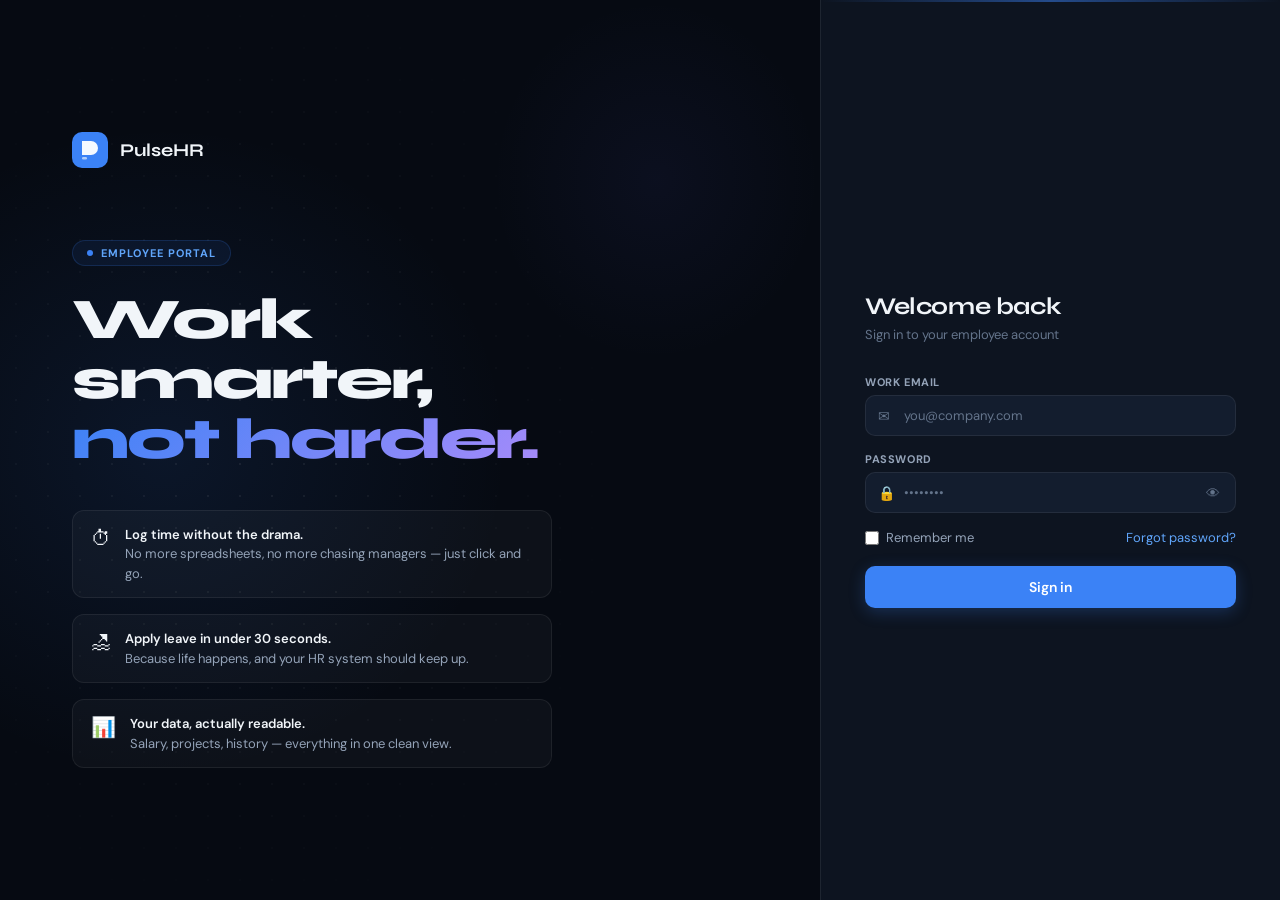
<file: index.html>
<!DOCTYPE html>
<html lang="en">
<head>
  <meta charset="UTF-8">
  <meta name="viewport" content="width=device-width, initial-scale=1.0">
  <title>PulseHR</title>
  <link rel="icon" href="data:image/svg+xml,<svg xmlns='http://www.w3.org/2000/svg' viewBox='0 0 32 32'><rect width='32' height='32' rx='8' fill='%233b82f6'/><text x='4' y='23' font-family='sans-serif' font-size='15' font-weight='900' fill='white'>NX</text></svg>">
  <link rel="stylesheet" href="styles/variables.css">
  <link rel="stylesheet" href="styles/base.css">
  <link rel="stylesheet" href="styles/components.css">
</head>
<body>
  <div id="app"></div>
  <script type="module" src="js/app.js"></script>
</body>
</html>
</file>
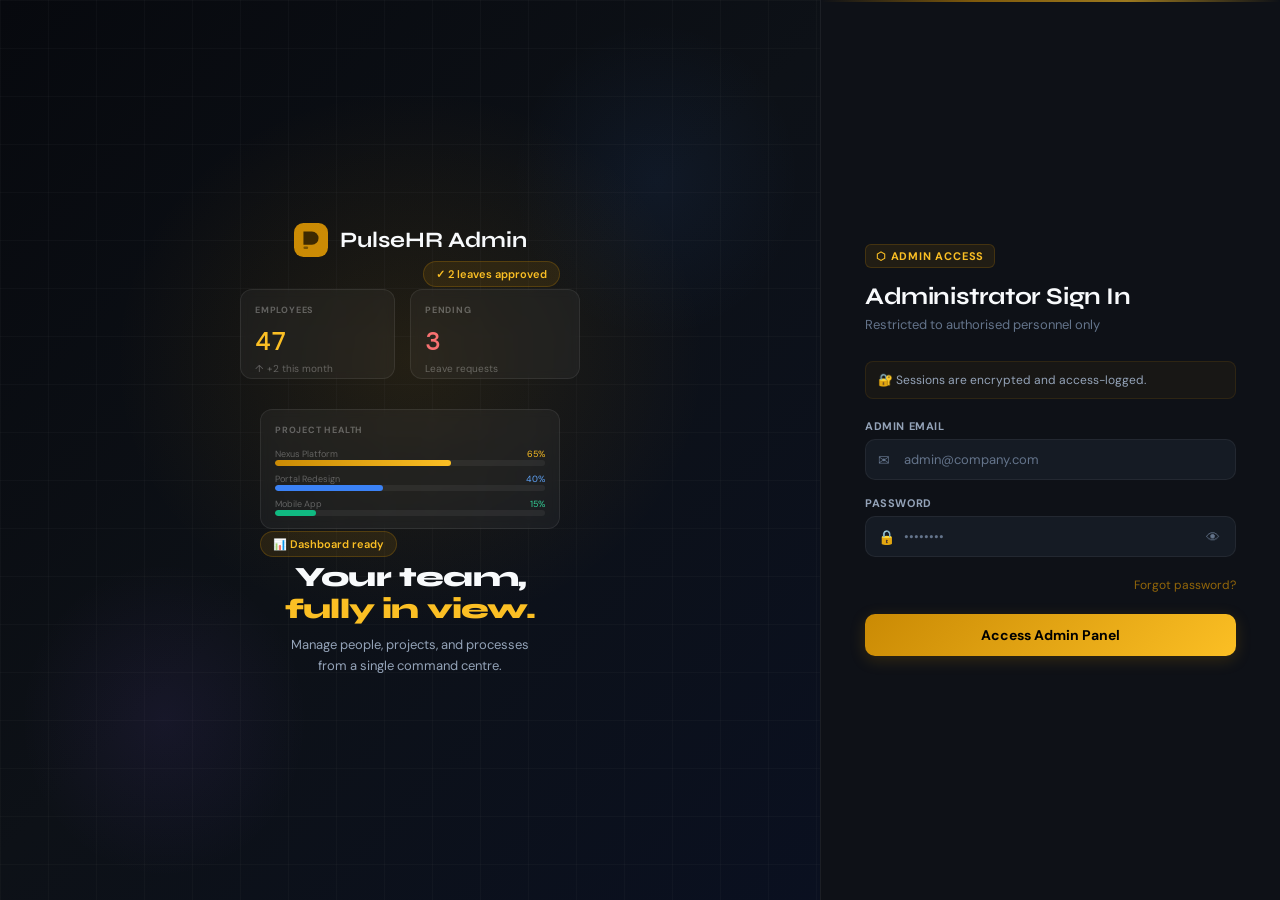
<file: auth/admin-login.html>
<!DOCTYPE html>
<html lang="en">
<head>
  <meta charset="UTF-8">
  <meta name="viewport" content="width=device-width, initial-scale=1.0">
  <title>PulseHR — Admin Sign In</title>
  <link rel="preconnect" href="https://fonts.googleapis.com">
  <link href="https://fonts.googleapis.com/css2?family=Syne:wght@400;600;700;800&family=DM+Sans:wght@300;400;500;600&family=DM+Mono:wght@400;500&display=swap" rel="stylesheet">
  <style>
    *, *::before, *::after { box-sizing: border-box; margin: 0; padding: 0; }
    :root {
      --bg: #07090e; --surface: #0e1117; --surface2: #151b24;
      --border: rgba(255,255,255,0.06); --border-focus: rgba(234,179,8,0.45);
      --accent: #ca8a04; --accent-l: #fbbf24; --accent-glow: rgba(202,138,4,0.12);
      --text: #f8fafc; --muted: #64748b; --muted2: #94a3b8;
      --error: #f87171; --font-head: 'Syne', sans-serif; --font: 'DM Sans', sans-serif;
    }
    html, body { height: 100%; }
    body { font-family: var(--font); background: var(--bg); color: var(--text); display: flex; min-height: 100vh; }

    /* ── Left: abstract image-style illustration ── */
    .left-panel {
      flex: 1; display: flex; align-items: center; justify-content: center;
      position: relative; overflow: hidden;
      background: linear-gradient(135deg, #07090e 0%, #0d1117 50%, #0a1020 100%);
    }
    .left-panel::before {
      content: ''; position: absolute; inset: 0;
      background:
        radial-gradient(ellipse 60% 50% at 50% 40%, rgba(202,138,4,0.12) 0%, transparent 60%),
        radial-gradient(ellipse 35% 35% at 20% 80%, rgba(139,92,246,0.08) 0%, transparent 50%),
        radial-gradient(ellipse 35% 35% at 80% 20%, rgba(59,130,246,0.07) 0%, transparent 50%);
    }
    /* Grid lines */
    .grid-bg {
      position: absolute; inset: 0;
      background-image: linear-gradient(rgba(255,255,255,0.025) 1px, transparent 1px),
                        linear-gradient(90deg, rgba(255,255,255,0.025) 1px, transparent 1px);
      background-size: 48px 48px;
    }
    /* Central illustration */
    .illus-wrap {
      position: relative; z-index: 1; display: flex; flex-direction: column;
      align-items: center; gap: 32px;
    }
    .illus-logo {
      display: flex; align-items: center; gap: 12px;
    }
    .illus-logo-name { font-family: var(--font-head); font-size: 22px; font-weight: 700; color: var(--text); }
    .illus-main {
      position: relative; width: 340px; height: 240px;
    }
    /* Dashboard mockup cards */
    .mock-card {
      position: absolute; background: rgba(255,255,255,0.04);
      border: 1px solid rgba(255,255,255,0.08); border-radius: 12px; padding: 14px;
      backdrop-filter: blur(4px);
    }
    .mock-card.c1 { top: 0; left: 0; width: 155px; height: 90px; }
    .mock-card.c2 { top: 0; right: 0; width: 170px; height: 90px; }
    .mock-card.c3 { bottom: 0; left: 20px; right: 20px; height: 120px; }
    .mock-label { font-size: 9px; font-weight: 700; text-transform: uppercase; letter-spacing: 0.8px; color: rgba(255,255,255,0.3); margin-bottom: 8px; }
    .mock-val { font-family: 'DM Mono'; font-size: 26px; font-weight: 500; color: var(--accent-l); }
    .mock-sub { font-size: 10px; color: rgba(255,255,255,0.3); margin-top: 4px; }
    .mock-bar-row { display: flex; flex-direction: column; gap: 7px; }
    .mock-bar { height: 6px; border-radius: 6px; background: rgba(255,255,255,0.06); overflow: hidden; }
    .mock-bar-fill { height: 100%; border-radius: 6px; }
    .mock-bar-label { display: flex; justify-content: space-between; font-size: 9px; color: rgba(255,255,255,0.3); }

    /* Floating badges */
    .float-badge {
      position: absolute; background: rgba(202,138,4,0.12); border: 1px solid rgba(202,138,4,0.25);
      border-radius: 100px; padding: 5px 12px; font-size: 11px; font-weight: 600;
      color: var(--accent-l); white-space: nowrap; animation: float 4s ease-in-out infinite;
    }
    .float-badge.b1 { top: -28px; right: 20px; animation-delay: 0s; }
    .float-badge.b2 { bottom: -28px; left: 20px; animation-delay: 1.5s; }
    @keyframes float { 0%,100%{transform:translateY(0)} 50%{transform:translateY(-6px)} }

    .illus-tagline { text-align: center; }
    .illus-tagline h2 { font-family: var(--font-head); font-size: 28px; font-weight: 800; letter-spacing: -0.8px; line-height: 1.15; }
    .illus-tagline h2 span { color: var(--accent-l); }
    .illus-tagline p { font-size: 13px; color: var(--muted2); margin-top: 10px; line-height: 1.6; }

    /* ── Right form ── */
    .right-panel {
      width: 460px; flex-shrink: 0; background: var(--surface);
      border-left: 1px solid var(--border);
      display: flex; flex-direction: column; justify-content: center;
      padding: 60px 44px; position: relative;
    }
    .right-panel::before {
      content: ''; position: absolute; top: 0; left: 0; right: 0; height: 2px;
      background: linear-gradient(90deg, transparent, var(--accent), var(--accent-l), transparent); opacity: 0.6;
    }
    .admin-chip {
      display: inline-flex; align-items: center; gap: 6px;
      background: rgba(202,138,4,0.1); border: 1px solid rgba(202,138,4,0.2);
      border-radius: 6px; padding: 4px 10px; font-size: 11px; font-weight: 700;
      color: var(--accent-l); letter-spacing: 0.8px; text-transform: uppercase; margin-bottom: 14px;
    }
    .form-header h2 { font-family: var(--font-head); font-size: 24px; font-weight: 700; letter-spacing: -0.4px; margin-bottom: 5px; }
    .form-header p { font-size: 13px; color: var(--muted); margin-bottom: 28px; }
    .security-note { display: flex; align-items: center; gap: 8px; padding: 10px 12px; background: rgba(202,138,4,0.05); border: 1px solid rgba(202,138,4,0.12); border-radius: 8px; font-size: 12px; color: var(--muted2); margin-bottom: 20px; }
    .form-group { margin-bottom: 16px; }
    .form-label { display: block; font-size: 11px; font-weight: 700; color: var(--muted2); margin-bottom: 6px; text-transform: uppercase; letter-spacing: 0.6px; }
    .input-wrap { position: relative; }
    .input-icon { position: absolute; left: 13px; top: 50%; transform: translateY(-50%); color: var(--muted); font-size: 14px; pointer-events: none; }
    .form-input {
      width: 100%; background: var(--surface2); border: 1px solid var(--border); border-radius: 10px;
      padding: 11px 13px 11px 38px; font-size: 13px; font-family: var(--font);
      color: var(--text); outline: none; transition: border-color 0.2s, box-shadow 0.2s;
    }
    .form-input:focus { border-color: var(--border-focus); box-shadow: 0 0 0 3px var(--accent-glow); }
    .form-input::placeholder { color: var(--muted); }
    .pw-toggle { position: absolute; right: 12px; top: 50%; transform: translateY(-50%); background: none; border: none; color: var(--muted); cursor: pointer; font-size: 14px; padding: 4px; }
    .forgot-row { text-align: right; margin: 8px 0 20px; }
    .forgot-link { font-size: 12px; color: rgba(202,138,4,0.7); text-decoration: none; }
    .forgot-link:hover { color: var(--accent-l); }
    .submit-btn {
      width: 100%; padding: 12px;
      background: linear-gradient(135deg, var(--accent) 0%, var(--accent-l) 100%);
      color: #000; border: none; border-radius: 10px;
      font-size: 14px; font-weight: 700; font-family: var(--font); cursor: pointer;
      transition: all 0.2s; display: flex; align-items: center; justify-content: center; gap: 8px;
      box-shadow: 0 4px 16px rgba(202,138,4,0.2);
    }
    .submit-btn:hover { transform: translateY(-1px); box-shadow: 0 6px 24px rgba(202,138,4,0.3); }
    .submit-btn.loading { opacity: 0.7; pointer-events: none; }
    .spinner { width: 15px; height: 15px; border: 2px solid rgba(0,0,0,0.2); border-top-color: #000; border-radius: 50%; animation: spin 0.7s linear infinite; }
    @keyframes spin { to { transform: rotate(360deg); } }
    .error-box { display: none; align-items: center; gap: 8px; padding: 10px 13px; background: rgba(248,113,113,0.08); border: 1px solid rgba(248,113,113,0.2); border-radius: 8px; font-size: 13px; color: var(--error); margin-bottom: 14px; }
    .error-box.show { display: flex; }
    @media (max-width: 860px) { .left-panel { display: none; } .right-panel { width: 100%; } }
  </style>
</head>
<body>
  <div class="left-panel">
    <div class="grid-bg"></div>
    <div class="illus-wrap">
      <div class="illus-logo">
        <svg width="34" height="34" viewBox="0 0 36 36" fill="none">
          <rect width="36" height="36" rx="10" fill="url(#ag)"/>
          <defs><linearGradient id="ag" x1="0" y1="0" x2="36" y2="36"><stop offset="0%" stop-color="#ca8a04"/><stop offset="100%" stop-color="#fbbf24"/></linearGradient></defs>
          <path d="M10 9h9a7 7 0 0 1 0 14h-9V9z" fill="#000" opacity="0.7"/>
          <rect x="10" y="25" width="5" height="2.5" rx="1.25" fill="#000" opacity="0.4"/>
        </svg>
        <span class="illus-logo-name">PulseHR Admin</span>
      </div>

      <div class="illus-main">
        <div class="float-badge b1">✓ 2 leaves approved</div>
        <div class="mock-card c1">
          <div class="mock-label">Employees</div>
          <div class="mock-val">47</div>
          <div class="mock-sub">↑ +2 this month</div>
        </div>
        <div class="mock-card c2">
          <div class="mock-label">Pending</div>
          <div class="mock-val" style="color:#f87171">3</div>
          <div class="mock-sub">Leave requests</div>
        </div>
        <div class="mock-card c3">
          <div class="mock-label" style="margin-bottom:12px">Project Health</div>
          <div class="mock-bar-row">
            <div>
              <div class="mock-bar-label"><span>Nexus Platform</span><span style="color:var(--accent-l)">65%</span></div>
              <div class="mock-bar"><div class="mock-bar-fill" style="width:65%;background:linear-gradient(90deg,#ca8a04,#fbbf24)"></div></div>
            </div>
            <div>
              <div class="mock-bar-label"><span>Portal Redesign</span><span style="color:#60a5fa">40%</span></div>
              <div class="mock-bar"><div class="mock-bar-fill" style="width:40%;background:#3b82f6"></div></div>
            </div>
            <div>
              <div class="mock-bar-label"><span>Mobile App</span><span style="color:#34d399">15%</span></div>
              <div class="mock-bar"><div class="mock-bar-fill" style="width:15%;background:#10b981"></div></div>
            </div>
          </div>
        </div>
        <div class="float-badge b2">📊 Dashboard ready</div>
      </div>

      <div class="illus-tagline">
        <h2>Your team,<br><span>fully in view.</span></h2>
        <p>Manage people, projects, and processes<br>from a single command centre.</p>
      </div>
    </div>
  </div>

  <div class="right-panel">
    <div class="form-header">
      <div class="admin-chip">⬡ Admin Access</div>
      <h2>Administrator Sign In</h2>
      <p>Restricted to authorised personnel only</p>
    </div>
    <div class="security-note">🔐 Sessions are encrypted and access-logged.</div>
    <div class="error-box" id="error-box">⚠ <span id="error-text"></span></div>
    <form id="login-form" autocomplete="off">
      <div class="form-group">
        <label class="form-label">Admin Email</label>
        <div class="input-wrap">
          <span class="input-icon">✉</span>
          <input class="form-input" type="email" id="email" placeholder="admin@company.com"
            autocomplete="off" autocorrect="off" autocapitalize="none" spellcheck="false" required>
        </div>
      </div>
      <div class="form-group">
        <label class="form-label">Password</label>
        <div class="input-wrap">
          <span class="input-icon">🔒</span>
          <input class="form-input" type="password" id="password" placeholder="••••••••" autocomplete="new-password" required>
          <button type="button" class="pw-toggle" id="toggle-pw">👁</button>
        </div>
      </div>
      <div class="forgot-row"><a href="#" class="forgot-link" id="forgot-link">Forgot password?</a></div>
      <button type="submit" class="submit-btn" id="submit-btn"><span>Access Admin Panel</span></button>
    </form>
  </div>

  <!-- Forgot Password overlay -->
  <div id="forgot-overlay" style="display:none;position:fixed;inset:0;background:rgba(0,0,0,0.65);z-index:999;align-items:center;justify-content:center;backdrop-filter:blur(4px)">
    <div style="background:var(--surface);border:1px solid rgba(255,255,255,0.1);border-radius:20px;padding:36px;width:100%;max-width:420px;position:relative">
      <button id="close-forgot" style="position:absolute;top:16px;right:16px;background:none;border:none;color:var(--muted);font-size:18px;cursor:pointer">✕</button>
      <div id="forgot-content">
        <h3 style="font-family:var(--font-head);font-size:20px;font-weight:700;margin-bottom:6px">Reset Admin Password</h3>
        <p style="font-size:13px;color:var(--muted);margin-bottom:24px">Enter your admin email. A secure reset link will be emailed to you.</p>
        <div class="form-group">
          <label class="form-label">Admin Email</label>
          <div class="input-wrap">
            <span class="input-icon">✉</span>
            <input class="form-input" type="email" id="reset-email" placeholder="admin@company.com" autocomplete="off">
          </div>
        </div>
        <div id="forgot-error" style="display:none;padding:10px 13px;background:rgba(248,113,113,0.08);border:1px solid rgba(248,113,113,0.2);border-radius:8px;font-size:12px;color:var(--error);margin-bottom:14px"></div>
        <button id="send-reset-btn" style="width:100%;padding:12px;background:linear-gradient(135deg,var(--accent),var(--accent-l));color:#000;border:none;border-radius:10px;font-size:14px;font-weight:700;font-family:var(--font);cursor:pointer">Send Reset Link</button>
      </div>
      <div id="forgot-success" style="display:none;text-align:center;padding:12px 0">
        <div style="font-size:40px;margin-bottom:16px">📧</div>
        <h3 style="font-family:var(--font-head);font-size:18px;font-weight:700;margin-bottom:8px">Check your inbox</h3>
        <p style="font-size:13px;color:var(--muted);line-height:1.6">If that admin email exists, a reset link has been sent. Check spam if you don't see it.</p>
        <button id="close-success" style="margin-top:20px;padding:10px 24px;background:var(--surface2);border:1px solid rgba(255,255,255,0.1);color:var(--text);border-radius:8px;font-size:13px;font-weight:600;font-family:var(--font);cursor:pointer">Done</button>
      </div>
    </div>
  </div>

  <script type="module">
    import { AuthAPI } from '../js/services/api.js';
    import { setSession } from '../js/utils/auth.js';

    document.querySelector('#email').value = '';
    document.querySelector('#password').value = '';

    document.querySelector('#toggle-pw').addEventListener('click', () => {
      const pw = document.querySelector('#password');
      pw.type = pw.type === 'password' ? 'text' : 'password';
    });

    document.querySelector('#login-form').addEventListener('submit', async (e) => {
      e.preventDefault();
      const btn = document.querySelector('#submit-btn');
      const errEl = document.querySelector('#error-box');
      errEl.classList.remove('show');
      btn.classList.add('loading');
      btn.innerHTML = '<div class="spinner"></div> Verifying…';
      try {
        const { data } = await AuthAPI.adminLogin({
          email: document.querySelector('#email').value,
          password: document.querySelector('#password').value,
        });
        setSession(data, 'admin');
        window.location.href = '/index.html';
      } catch (err) {
        document.querySelector('#error-text').textContent = err.message || 'Invalid credentials. Access denied.';
        errEl.classList.add('show');
        btn.classList.remove('loading');
        btn.innerHTML = '<span>Access Admin Panel</span>';
      }
    });

    const overlay = document.querySelector('#forgot-overlay');
    document.querySelector('#forgot-link').addEventListener('click', (e) => { e.preventDefault(); overlay.style.display = 'flex'; });
    document.querySelector('#close-forgot').addEventListener('click', () => overlay.style.display = 'none');
    overlay.addEventListener('click', (e) => { if (e.target === overlay) overlay.style.display = 'none'; });

    document.querySelector('#send-reset-btn').addEventListener('click', async () => {
      const email = document.querySelector('#reset-email').value.trim();
      const errEl = document.querySelector('#forgot-error');
      errEl.style.display = 'none';
      if (!email || !/^[^\s@]+@[^\s@]+\.[^\s@]+$/.test(email)) { errEl.textContent = 'Please enter a valid email address'; errEl.style.display = 'block'; return; }
      const btn = document.querySelector('#send-reset-btn');
      btn.textContent = 'Sending…'; btn.disabled = true;
      await new Promise(r => setTimeout(r, 1200));
      document.querySelector('#forgot-content').style.display = 'none';
      document.querySelector('#forgot-success').style.display = 'block';
    });
    document.querySelector('#close-success').addEventListener('click', () => {
      overlay.style.display = 'none';
      document.querySelector('#forgot-content').style.display = 'block';
      document.querySelector('#forgot-success').style.display = 'none';
      document.querySelector('#reset-email').value = '';
      const btn = document.querySelector('#send-reset-btn');
      btn.textContent = 'Send Reset Link'; btn.disabled = false;
    });
  </script>
</body>
</html>
</file>
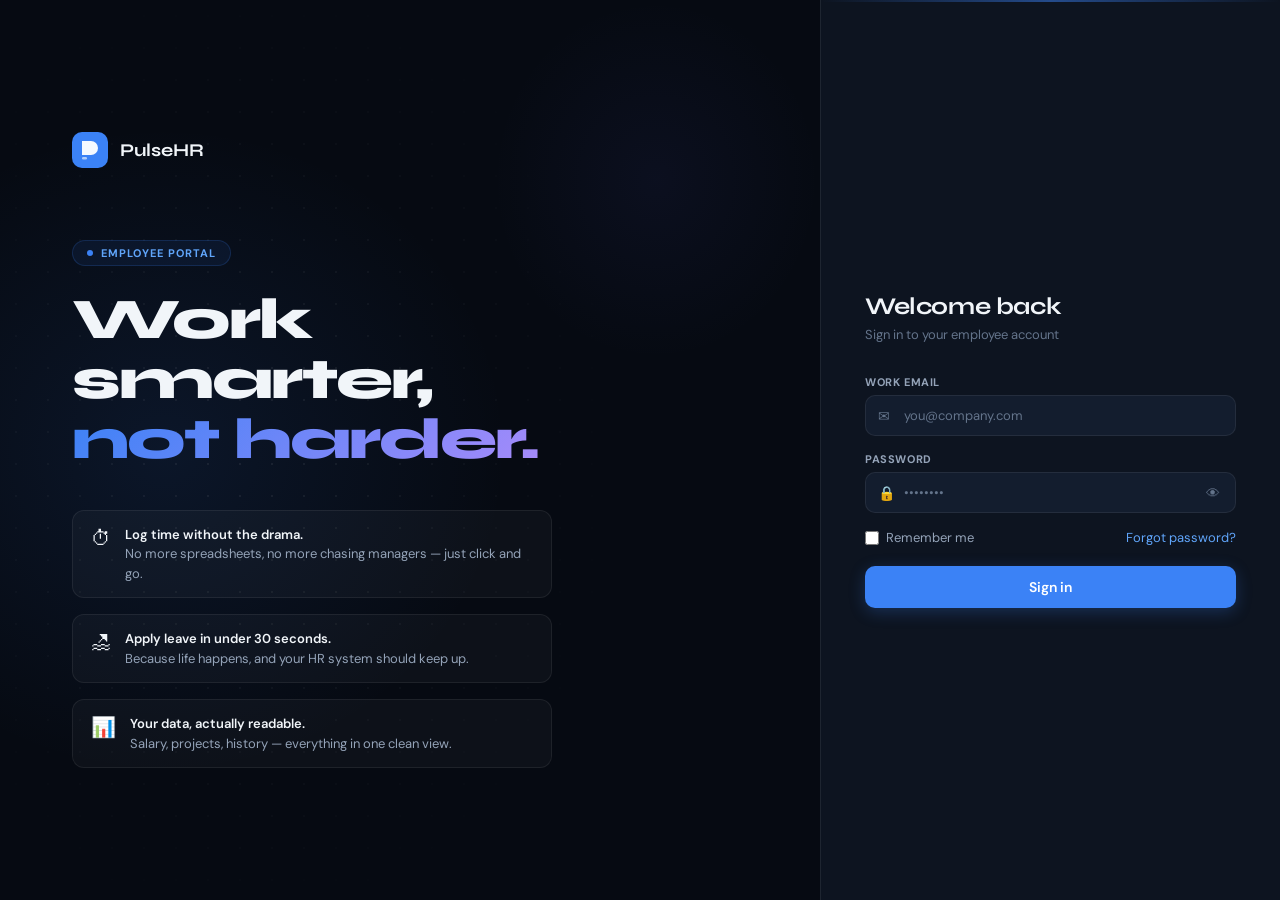
<file: auth/employee-login.html>
<!DOCTYPE html>
<html lang="en">
<head>
  <meta charset="UTF-8">
  <meta name="viewport" content="width=device-width, initial-scale=1.0">
  <title>PulseHR — Sign In</title>
  <link rel="preconnect" href="https://fonts.googleapis.com">
  <link href="https://fonts.googleapis.com/css2?family=Syne:wght@400;600;700;800&family=DM+Sans:wght@300;400;500;600&family=DM+Mono:wght@400;500&display=swap" rel="stylesheet">
  <style>
    *, *::before, *::after { box-sizing: border-box; margin: 0; padding: 0; }
    :root {
      --bg: #060a12; --surface: #0d1420; --surface2: #131d2e;
      --border: rgba(255,255,255,0.07); --border-focus: rgba(59,130,246,0.5);
      --accent: #3b82f6; --accent2: #60a5fa; --accent-glow: rgba(59,130,246,0.12);
      --text: #f1f5f9; --muted: #64748b; --muted2: #94a3b8;
      --error: #f87171; --font-head: 'Syne', sans-serif; --font: 'DM Sans', sans-serif;
    }
    html, body { height: 100%; }
    body { font-family: var(--font); background: var(--bg); color: var(--text); display: flex; min-height: 100vh; }

    /* ── Left panel ── */
    .left-panel {
      flex: 1; display: flex; flex-direction: column; justify-content: center;
      align-items: flex-start; padding: 80px 72px; position: relative; overflow: hidden;
    }
    .left-panel::before {
      content: ''; position: absolute; inset: 0;
      background: radial-gradient(ellipse 70% 60% at 20% 50%, rgba(59,130,246,0.1) 0%, transparent 60%),
                  radial-gradient(ellipse 40% 40% at 80% 20%, rgba(99,102,241,0.06) 0%, transparent 50%);
    }
    .dots-grid {
      position: absolute; inset: 0;
      background-image: radial-gradient(circle, rgba(255,255,255,0.07) 1px, transparent 1px);
      background-size: 32px 32px;
      mask-image: radial-gradient(ellipse 70% 80% at 30% 50%, black 0%, transparent 70%);
    }
    .left-content { position: relative; z-index: 1; max-width: 480px; }
    .brand { display: flex; align-items: center; gap: 12px; margin-bottom: 72px; }
    .brand-mark {
      width: 36px; height: 36px; flex-shrink: 0;
    }
    .brand-name { font-family: var(--font-head); font-size: 18px; font-weight: 700; }

    .fun-tag {
      display: inline-flex; align-items: center; gap: 8px;
      background: rgba(59,130,246,0.08); border: 1px solid rgba(59,130,246,0.18);
      border-radius: 100px; padding: 5px 14px; margin-bottom: 24px;
      font-size: 11px; font-weight: 700; color: var(--accent2);
      text-transform: uppercase; letter-spacing: 1px;
    }
    .pulse-dot { width: 6px; height: 6px; border-radius: 50%; background: var(--accent); animation: pulse 2s ease infinite; }
    @keyframes pulse { 0%,100%{opacity:1;transform:scale(1)} 50%{opacity:0.4;transform:scale(0.7)} }

    .hero-title {
      font-family: var(--font-head); font-size: clamp(38px, 4.5vw, 58px);
      font-weight: 800; line-height: 1.04; letter-spacing: -2px; margin-bottom: 20px;
    }
    .hero-title .grad {
      background: linear-gradient(135deg, var(--accent) 0%, #a78bfa 100%);
      -webkit-background-clip: text; -webkit-text-fill-color: transparent; background-clip: text;
    }

    .quip-list { display: flex; flex-direction: column; gap: 16px; margin-top: 40px; }
    .quip-item {
      display: flex; align-items: flex-start; gap: 14px;
      padding: 14px 18px;
      background: rgba(255,255,255,0.03); border: 1px solid var(--border);
      border-radius: 12px;
    }
    .quip-emoji { font-size: 20px; flex-shrink: 0; }
    .quip-text { font-size: 13px; color: var(--muted2); line-height: 1.5; }
    .quip-text strong { color: var(--text); font-weight: 600; }

    /* ── Right form panel ── */
    .right-panel {
      width: 460px; flex-shrink: 0; background: var(--surface);
      border-left: 1px solid var(--border);
      display: flex; flex-direction: column; justify-content: center;
      padding: 60px 44px; position: relative;
    }
    .right-panel::before {
      content: ''; position: absolute; top: 0; left: 0; right: 0; height: 2px;
      background: linear-gradient(90deg, transparent, var(--accent), transparent); opacity: 0.5;
    }
    .form-header { margin-bottom: 32px; }
    .form-header h2 { font-family: var(--font-head); font-size: 24px; font-weight: 700; letter-spacing: -0.4px; margin-bottom: 5px; }
    .form-header p { font-size: 13px; color: var(--muted); }
    .form-group { margin-bottom: 16px; }
    .form-label { display: block; font-size: 11px; font-weight: 700; color: var(--muted2); margin-bottom: 6px; text-transform: uppercase; letter-spacing: 0.6px; }
    .input-wrap { position: relative; }
    .input-icon { position: absolute; left: 13px; top: 50%; transform: translateY(-50%); color: var(--muted); font-size: 14px; pointer-events: none; }
    .form-input {
      width: 100%; background: var(--surface2); border: 1px solid var(--border);
      border-radius: 10px; padding: 11px 13px 11px 38px;
      font-size: 13px; font-family: var(--font); color: var(--text); outline: none;
      transition: border-color 0.2s, box-shadow 0.2s;
    }
    .form-input:focus { border-color: var(--border-focus); box-shadow: 0 0 0 3px var(--accent-glow); }
    .form-input::placeholder { color: var(--muted); }
    .pw-toggle { position: absolute; right: 12px; top: 50%; transform: translateY(-50%); background: none; border: none; color: var(--muted); cursor: pointer; font-size: 14px; padding: 4px; }
    .form-row { display: flex; justify-content: space-between; align-items: center; margin: 14px 0 20px; }
    .remember-label { display: flex; align-items: center; gap: 7px; font-size: 13px; color: var(--muted2); cursor: pointer; }
    .remember-label input { accent-color: var(--accent); width: 14px; height: 14px; cursor: pointer; }
    .forgot-link { font-size: 13px; color: var(--accent2); text-decoration: none; transition: color 0.15s; }
    .forgot-link:hover { color: var(--text); }
    .submit-btn {
      width: 100%; padding: 12px; background: var(--accent); color: white; border: none;
      border-radius: 10px; font-size: 14px; font-weight: 600; font-family: var(--font);
      cursor: pointer; transition: all 0.2s; display: flex; align-items: center;
      justify-content: center; gap: 8px; box-shadow: 0 4px 16px rgba(59,130,246,0.25);
    }
    .submit-btn:hover { background: #2563eb; transform: translateY(-1px); box-shadow: 0 6px 20px rgba(59,130,246,0.35); }
    .submit-btn:active { transform: translateY(0); }
    .submit-btn.loading { opacity: 0.7; pointer-events: none; }
    .spinner { width: 15px; height: 15px; border: 2px solid rgba(255,255,255,0.3); border-top-color: white; border-radius: 50%; animation: spin 0.7s linear infinite; }
    @keyframes spin { to { transform: rotate(360deg); } }
    .error-box { display: none; align-items: center; gap: 8px; padding: 10px 13px; background: rgba(248,113,113,0.08); border: 1px solid rgba(248,113,113,0.25); border-radius: 8px; font-size: 13px; color: var(--error); margin-bottom: 14px; }
    .error-box.show { display: flex; }
    @media (max-width: 860px) { .left-panel { display: none; } .right-panel { width: 100%; } }
  </style>
</head>
<body>
  <div class="left-panel">
    <div class="dots-grid"></div>
    <div class="left-content">
      <div class="brand">
        <svg class="brand-mark" width="36" height="36" viewBox="0 0 36 36" fill="none">
          <rect width="36" height="36" rx="10" fill="#3b82f6"/>
          <path d="M10 9h9a7 7 0 0 1 0 14h-9V9z" fill="white" opacity="0.95"/>
          <rect x="10" y="25" width="5" height="2.5" rx="1.25" fill="white" opacity="0.6"/>
        </svg>
        <span class="brand-name">PulseHR</span>
      </div>
      <div class="fun-tag"><div class="pulse-dot"></div> Employee Portal</div>
      <h1 class="hero-title">Work smarter,<br><span class="grad">not harder.</span></h1>
      <div class="quip-list">
        <div class="quip-item">
          <span class="quip-emoji">⏱</span>
          <div class="quip-text"><strong>Log time without the drama.</strong><br>No more spreadsheets, no more chasing managers — just click and go.</div>
        </div>
        <div class="quip-item">
          <span class="quip-emoji">🏖</span>
          <div class="quip-text"><strong>Apply leave in under 30 seconds.</strong><br>Because life happens, and your HR system should keep up.</div>
        </div>
        <div class="quip-item">
          <span class="quip-emoji">📊</span>
          <div class="quip-text"><strong>Your data, actually readable.</strong><br>Salary, projects, history — everything in one clean view.</div>
        </div>
      </div>
    </div>
  </div>

  <div class="right-panel">
    <div class="form-header">
      <h2>Welcome back</h2>
      <p>Sign in to your employee account</p>
    </div>
    <div class="error-box" id="error-box">⚠ <span id="error-text"></span></div>
    <form id="login-form" autocomplete="off">
      <div class="form-group">
        <label class="form-label">Work Email</label>
        <div class="input-wrap">
          <span class="input-icon">✉</span>
          <input class="form-input" type="email" id="email" placeholder="you@company.com"
            autocomplete="off" autocorrect="off" autocapitalize="none" spellcheck="false" required>
        </div>
      </div>
      <div class="form-group">
        <label class="form-label">Password</label>
        <div class="input-wrap">
          <span class="input-icon">🔒</span>
          <input class="form-input" type="password" id="password" placeholder="••••••••" autocomplete="new-password" required>
          <button type="button" class="pw-toggle" id="toggle-pw">👁</button>
        </div>
      </div>
      <div class="form-row">
        <label class="remember-label"><input type="checkbox" id="remember"> Remember me</label>
        <a href="#" class="forgot-link" id="forgot-link">Forgot password?</a>
      </div>
      <button type="submit" class="submit-btn" id="submit-btn"><span id="btn-text">Sign in</span></button>
    </form>
  </div>

  <!-- Forgot Password overlay -->
  <div id="forgot-overlay" style="display:none;position:fixed;inset:0;background:rgba(0,0,0,0.6);z-index:999;display:none;align-items:center;justify-content:center;backdrop-filter:blur(4px)">
    <div style="background:var(--surface);border:1px solid rgba(255,255,255,0.1);border-radius:20px;padding:36px;width:100%;max-width:420px;position:relative">
      <button id="close-forgot" style="position:absolute;top:16px;right:16px;background:none;border:none;color:var(--muted);font-size:18px;cursor:pointer">✕</button>
      <div id="forgot-content">
        <h3 style="font-family:var(--font-head);font-size:20px;font-weight:700;margin-bottom:6px">Reset Password</h3>
        <p style="font-size:13px;color:var(--muted);margin-bottom:24px">Enter your work email and we'll send you a reset link.</p>
        <div class="form-group">
          <label class="form-label">Work Email</label>
          <div class="input-wrap">
            <span class="input-icon">✉</span>
            <input class="form-input" type="email" id="reset-email" placeholder="you@company.com" autocomplete="off">
          </div>
        </div>
        <div id="forgot-error" style="display:none;padding:10px 13px;background:rgba(248,113,113,0.08);border:1px solid rgba(248,113,113,0.2);border-radius:8px;font-size:12px;color:var(--error);margin-bottom:14px"></div>
        <button id="send-reset-btn" style="width:100%;padding:12px;background:var(--accent);color:white;border:none;border-radius:10px;font-size:14px;font-weight:600;font-family:var(--font);cursor:pointer;display:flex;align-items:center;justify-content:center;gap:8px">Send Reset Link</button>
      </div>
      <div id="forgot-success" style="display:none;text-align:center;padding:12px 0">
        <div style="font-size:40px;margin-bottom:16px">📧</div>
        <h3 style="font-family:var(--font-head);font-size:18px;font-weight:700;margin-bottom:8px">Check your inbox</h3>
        <p style="font-size:13px;color:var(--muted);line-height:1.6">If an account exists for that email, a password reset link has been sent. Check your spam folder if you don't see it.</p>
        <button id="close-success" style="margin-top:20px;padding:10px 24px;background:var(--surface2);border:1px solid rgba(255,255,255,0.1);color:var(--text);border-radius:8px;font-size:13px;font-weight:600;font-family:var(--font);cursor:pointer">Done</button>
      </div>
    </div>
  </div>

  <script type="module">
    import { AuthAPI } from '../js/services/api.js';
    import { setSession } from '../js/utils/auth.js';

    // Disable browser autofill retention
    document.querySelector('#email').value = '';
    document.querySelector('#password').value = '';

    document.querySelector('#toggle-pw').addEventListener('click', () => {
      const pw = document.querySelector('#password');
      pw.type = pw.type === 'password' ? 'text' : 'password';
    });

    document.querySelector('#login-form').addEventListener('submit', async (e) => {
      e.preventDefault();
      const btn = document.querySelector('#submit-btn');
      const errEl = document.querySelector('#error-box');
      errEl.classList.remove('show');
      btn.classList.add('loading');
      btn.innerHTML = '<div class="spinner"></div> Signing in…';
      try {
        const { data } = await AuthAPI.employeeLogin({
          email: document.querySelector('#email').value,
          password: document.querySelector('#password').value,
        });
        setSession(data, 'employee');
        window.location.href = '/index.html';
      } catch (err) {
        document.querySelector('#error-text').textContent = err.message || 'Invalid credentials. Please try again.';
        errEl.classList.add('show');
        btn.classList.remove('loading');
        btn.innerHTML = '<span id="btn-text">Sign in</span>';
      }
    });

    // Forgot password
    const overlay = document.querySelector('#forgot-overlay');
    document.querySelector('#forgot-link').addEventListener('click', (e) => {
      e.preventDefault();
      overlay.style.display = 'flex';
    });
    document.querySelector('#close-forgot').addEventListener('click', () => overlay.style.display = 'none');
    overlay.addEventListener('click', (e) => { if (e.target === overlay) overlay.style.display = 'none'; });

    document.querySelector('#send-reset-btn').addEventListener('click', async () => {
      const email = document.querySelector('#reset-email').value.trim();
      const errEl = document.querySelector('#forgot-error');
      errEl.style.display = 'none';
      if (!email) { errEl.textContent = 'Please enter your email'; errEl.style.display = 'block'; return; }
      if (!/^[^\s@]+@[^\s@]+\.[^\s@]+$/.test(email)) { errEl.textContent = 'Please enter a valid email'; errEl.style.display = 'block'; return; }
      const btn = document.querySelector('#send-reset-btn');
      btn.textContent = 'Sending…'; btn.disabled = true;
      await new Promise(r => setTimeout(r, 1200)); // simulate API call
      document.querySelector('#forgot-content').style.display = 'none';
      document.querySelector('#forgot-success').style.display = 'block';
    });
    document.querySelector('#close-success').addEventListener('click', () => {
      overlay.style.display = 'none';
      document.querySelector('#forgot-content').style.display = 'block';
      document.querySelector('#forgot-success').style.display = 'none';
      document.querySelector('#reset-email').value = '';
      document.querySelector('#send-reset-btn').textContent = 'Send Reset Link';
      document.querySelector('#send-reset-btn').disabled = false;
    });
  </script>
</body>
</html>
</file>
<file: styles/variables.css>
@import url('https://fonts.googleapis.com/css2?family=Syne:wght@400;500;600;700;800&family=DM+Sans:ital,opsz,wght@0,9..40,300;0,9..40,400;0,9..40,500;0,9..40,600;1,9..40,300&family=DM+Mono:wght@400;500&display=swap');

:root {
  /* Base */
  --bg: #07090f;
  --surface-0: #0d1117;
  --surface-1: #111827;
  --surface-2: #1a2332;
  --surface-3: #1f2d3d;

  /* Borders */
  --border: rgba(255,255,255,0.07);
  --border-2: rgba(255,255,255,0.12);

  /* Text */
  --text-1: #f1f5f9;
  --text-2: #94a3b8;
  --text-3: #64748b;
  --text-4: #3b4a5a;

  /* Accent — Blue */
  --accent: #3b82f6;
  --accent-dim: rgba(59,130,246,0.12);
  --accent-border: rgba(59,130,246,0.3);
  --accent-hover: #2563eb;
  --accent-light: #60a5fa;
  --accent-glow: 0 0 20px rgba(59,130,246,0.2);

  /* Status */
  --green: #10b981;
  --green-dim: rgba(16,185,129,0.12);
  --amber: #f59e0b;
  --amber-dim: rgba(245,158,11,0.12);
  --red: #ef4444;
  --red-dim: rgba(239,68,68,0.12);
  --purple: #8b5cf6;
  --purple-dim: rgba(139,92,246,0.12);
  --cyan: #06b6d4;
  --cyan-dim: rgba(6,182,212,0.12);

  /* Sidebar */
  --sidebar-w: 240px;
  --sidebar-collapsed: 64px;

  /* Topbar */
  --topbar-h: 56px;

  /* Shadows */
  --shadow-sm: 0 1px 3px rgba(0,0,0,0.4);
  --shadow-md: 0 4px 12px rgba(0,0,0,0.5);
  --shadow-lg: 0 8px 24px rgba(0,0,0,0.6);
  --shadow-xl: 0 16px 48px rgba(0,0,0,0.7);

  /* Radius */
  --r-sm: 6px;
  --r-md: 10px;
  --r-lg: 14px;
  --r-xl: 20px;
  --r-full: 9999px;

  /* Fonts */
  --font-head: 'Syne', sans-serif;
  --font-body: 'DM Sans', sans-serif;
  --font-mono: 'DM Mono', monospace;

  /* Transitions */
  --ease: cubic-bezier(0.4, 0, 0.2, 1);
  --t-fast: 120ms;
  --t-base: 200ms;
  --t-slow: 350ms;

  /* Z layers */
  --z-sidebar: 100;
  --z-topbar: 90;
  --z-modal: 200;
  --z-toast: 300;
  --z-dropdown: 150;
}
</file>
<file: styles/base.css>
*, *::before, *::after { box-sizing: border-box; margin: 0; padding: 0; }
html { font-size: 14px; -webkit-font-smoothing: antialiased; }
body {
  font-family: var(--font-body);
  background: var(--bg);
  color: var(--text-1);
  overflow-x: hidden;
  font-size: 14px;
  line-height: 1.5;
}
a { color: inherit; text-decoration: none; }
button { font-family: inherit; cursor: pointer; border: none; background: none; }
input, select, textarea { font-family: inherit; }
ul, ol { list-style: none; }
img { display: block; max-width: 100%; }

::-webkit-scrollbar { width: 4px; height: 4px; }
::-webkit-scrollbar-track { background: transparent; }
::-webkit-scrollbar-thumb { background: var(--surface-3); border-radius: 4px; }

/* ── Layout Shell ── */
.app-shell { display: flex; height: 100vh; overflow: hidden; }
.main-content { flex: 1; display: flex; flex-direction: column; overflow: hidden; min-width: 0; }
.page-body { flex: 1; overflow-y: auto; padding: 28px; background: var(--bg); }

/* ── Typography ── */
.page-title {
  font-family: var(--font-head);
  font-size: 22px;
  font-weight: 700;
  letter-spacing: -0.4px;
  color: var(--text-1);
}
.page-subtitle { font-size: 13px; color: var(--text-3); margin-top: 3px; }

/* ── Cards ── */
.card {
  background: var(--surface-1);
  border: 1px solid var(--border);
  border-radius: var(--r-lg);
  padding: 20px;
}
.card-header { display: flex; align-items: center; justify-content: space-between; margin-bottom: 18px; }
.card-title { font-size: 13px; font-weight: 600; color: var(--text-2); text-transform: uppercase; letter-spacing: 0.5px; }

/* ── Stat Cards ── */
.stat-card {
  background: var(--surface-1);
  border: 1px solid var(--border);
  border-radius: var(--r-lg);
  padding: 20px;
  transition: border-color var(--t-base), transform var(--t-base);
  cursor: default;
}
.stat-card:hover { border-color: var(--border-2); transform: translateY(-2px); }
.stat-icon { width: 38px; height: 38px; border-radius: var(--r-md); display: flex; align-items: center; justify-content: center; margin-bottom: 16px; font-size: 17px; }
.stat-value { font-family: var(--font-mono); font-size: 28px; font-weight: 500; color: var(--text-1); letter-spacing: -1px; }
.stat-label { font-size: 12px; color: var(--text-3); margin-top: 4px; text-transform: uppercase; letter-spacing: 0.5px; font-weight: 600; }
.stat-sub { font-size: 11px; color: var(--text-3); margin-top: 8px; display: flex; align-items: center; gap: 4px; }
.stat-sub.up { color: var(--green); }
.stat-sub.down { color: var(--red); }

.stats-grid { display: grid; grid-template-columns: repeat(auto-fill, minmax(180px, 1fr)); gap: 14px; margin-bottom: 24px; width: 100%; }

/* ── Page header ── */
.page-header { display: flex; align-items: flex-start; justify-content: space-between; margin-bottom: 24px; }
.page-header-actions { display: flex; align-items: center; gap: 8px; }

/* ── Badges ── */
.badge {
  display: inline-flex; align-items: center; gap: 4px;
  padding: 2px 8px; border-radius: var(--r-full);
  font-size: 11px; font-weight: 600; letter-spacing: 0.3px;
}
.badge-blue { background: var(--accent-dim); color: var(--accent-light); border: 1px solid var(--accent-border); }
.badge-green { background: var(--green-dim); color: var(--green); border: 1px solid rgba(16,185,129,0.2); }
.badge-amber { background: var(--amber-dim); color: var(--amber); border: 1px solid rgba(245,158,11,0.2); }
.badge-red { background: var(--red-dim); color: var(--red); border: 1px solid rgba(239,68,68,0.2); }
.badge-purple { background: var(--purple-dim); color: var(--purple); border: 1px solid rgba(139,92,246,0.2); }
.badge-gray { background: rgba(255,255,255,0.05); color: var(--text-3); border: 1px solid var(--border); }
.badge-cyan { background: var(--cyan-dim); color: var(--cyan); border: 1px solid rgba(6,182,212,0.2); }

/* ── Buttons ── */
.btn {
  display: inline-flex; align-items: center; gap: 6px;
  padding: 8px 16px; border-radius: var(--r-md);
  font-size: 13px; font-weight: 600;
  transition: all var(--t-fast) var(--ease);
  white-space: nowrap; letter-spacing: 0.1px;
}
.btn-primary { background: var(--accent); color: white; box-shadow: 0 0 0 0 rgba(59,130,246,0); }
.btn-primary:hover { background: var(--accent-hover); box-shadow: 0 0 16px rgba(59,130,246,0.3); }
.btn-secondary { background: var(--surface-2); color: var(--text-2); border: 1px solid var(--border); }
.btn-secondary:hover { background: var(--surface-3); border-color: var(--border-2); color: var(--text-1); }
.btn-ghost { color: var(--text-3); padding: 8px 10px; }
.btn-ghost:hover { background: var(--surface-2); color: var(--text-1); }
.btn-danger { background: var(--red-dim); color: var(--red); border: 1px solid rgba(239,68,68,0.2); }
.btn-danger:hover { background: var(--red); color: white; }
.btn-sm { padding: 5px 12px; font-size: 12px; }
.btn-icon { width: 32px; height: 32px; padding: 0; justify-content: center; border-radius: var(--r-sm); }

/* ── Forms ── */
.form-group { display: flex; flex-direction: column; gap: 6px; }
.form-label { font-size: 11px; font-weight: 700; color: var(--text-3); text-transform: uppercase; letter-spacing: 0.6px; }
.form-control {
  padding: 9px 12px;
  background: var(--surface-2);
  border: 1px solid var(--border);
  border-radius: var(--r-md);
  font-size: 13px; color: var(--text-1);
  outline: none;
  transition: border-color var(--t-fast), box-shadow var(--t-fast);
  width: 100%;
}
.form-control:focus { border-color: var(--accent); box-shadow: 0 0 0 3px var(--accent-dim); }
.form-control::placeholder { color: var(--text-4); }
select.form-control option { background: var(--surface-2); }
.form-grid { display: grid; grid-template-columns: 1fr 1fr; gap: 14px; }
.form-grid.cols-3 { grid-template-columns: 1fr 1fr 1fr; }

/* ── Tables ── */
.table-wrap { overflow-x: auto; }
table { width: 100%; border-collapse: collapse; }
thead th {
  padding: 10px 16px; font-size: 11px; font-weight: 700;
  color: var(--text-3); text-transform: uppercase; letter-spacing: 0.6px;
  text-align: left; white-space: nowrap;
  border-bottom: 1px solid var(--border);
  background: var(--surface-1);
}
tbody td { padding: 13px 16px; font-size: 13px; border-bottom: 1px solid var(--border); }
tbody tr:last-child td { border-bottom: none; }
tbody tr { transition: background var(--t-fast); }
tbody tr:hover td { background: rgba(255,255,255,0.02); }

/* ── Pagination ── */
.pagination { display: flex; align-items: center; gap: 4px; padding: 14px 16px; border-top: 1px solid var(--border); }
.pagination-info { font-size: 12px; color: var(--text-3); margin-right: auto; }
.page-btn {
  width: 30px; height: 30px; display: flex; align-items: center; justify-content: center;
  border-radius: var(--r-sm); font-size: 12px; font-weight: 500; color: var(--text-3);
  cursor: pointer; transition: all var(--t-fast);
}
.page-btn:hover { background: var(--surface-2); color: var(--text-1); }
.page-btn.active { background: var(--accent); color: white; }
.page-btn:disabled { opacity: 0.3; cursor: not-allowed; }

/* ── Tabs ── */
.tabs { display: flex; border-bottom: 1px solid var(--border); margin-bottom: 20px; gap: 0; }
.tab-btn {
  padding: 10px 18px; font-size: 13px; font-weight: 600;
  color: var(--text-3); border-bottom: 2px solid transparent;
  margin-bottom: -1px; transition: all var(--t-fast); cursor: pointer;
}
.tab-btn:hover { color: var(--text-1); }
.tab-btn.active { color: var(--accent-light); border-bottom-color: var(--accent); }
.tab-panel { display: none; }
.tab-panel.active { display: block; }

/* ── Filter bar ── */
.filter-bar { display: flex; align-items: center; gap: 8px; margin-bottom: 16px; flex-wrap: wrap; }

/* ── Progress ── */
.progress-bar { height: 5px; background: var(--surface-3); border-radius: var(--r-full); overflow: hidden; }
.progress-fill { height: 100%; border-radius: var(--r-full); background: var(--accent); transition: width 0.8s var(--ease); }

/* ── Avatar ── */
.avatar { border-radius: 50%; display: flex; align-items: center; justify-content: center; font-weight: 700; flex-shrink: 0; }
.avatar-xs { width: 24px; height: 24px; font-size: 9px; }
.avatar-sm { width: 32px; height: 32px; font-size: 11px; }
.avatar-md { width: 40px; height: 40px; font-size: 14px; }
.avatar-lg { width: 56px; height: 56px; font-size: 19px; }
.avatar-xl { width: 80px; height: 80px; font-size: 28px; }

/* ── Empty state ── */
.empty-state { text-align: center; padding: 60px 24px; }
.empty-state-icon { font-size: 40px; margin-bottom: 14px; opacity: 0.4; }
.empty-state h3 { font-size: 15px; color: var(--text-2); margin-bottom: 6px; }
.empty-state p { font-size: 13px; color: var(--text-3); }

/* ── Loading ── */
.spinner { width: 20px; height: 20px; border: 2px solid var(--border-2); border-top-color: var(--accent); border-radius: 50%; animation: spin 0.7s linear infinite; }
@keyframes spin { to { transform: rotate(360deg); } }
.loading-overlay { position: absolute; inset: 0; background: rgba(7,9,15,0.7); display: flex; align-items: center; justify-content: center; border-radius: inherit; z-index: 10; backdrop-filter: blur(2px); }

/* ── Divider ── */
.divider { height: 1px; background: var(--border); margin: 16px 0; }

/* ── Search ── */
.search-wrap { position: relative; }
.search-wrap .search-icon { position: absolute; left: 11px; top: 50%; transform: translateY(-50%); color: var(--text-4); pointer-events: none; }
.search-wrap .form-control { padding-left: 34px; }

/* ── Content grid ── */
.content-grid { display: grid; grid-template-columns: 1fr 1fr; gap: 16px; }
.content-grid.thirds { grid-template-columns: 1fr 1fr 1fr; }

/* ── Utilities ── */
.flex { display: flex; }
.flex-col { display: flex; flex-direction: column; }
.items-center { align-items: center; }
.justify-between { justify-content: space-between; }
.gap-2 { gap: 8px; }
.gap-3 { gap: 12px; }
.gap-4 { gap: 16px; }
.mt-4 { margin-top: 16px; }
.mono { font-family: var(--font-mono); }
.text-muted { color: var(--text-3); }
.text-sm { font-size: 12px; }
.fw-700 { font-weight: 700; }
.truncate { overflow: hidden; text-overflow: ellipsis; white-space: nowrap; }

@media (max-width: 1024px) { .content-grid { grid-template-columns: 1fr; } }
@media (max-width: 768px) { .stats-grid { grid-template-columns: 1fr 1fr; } .form-grid { grid-template-columns: 1fr; } }
@media (max-width: 480px) { .stats-grid { grid-template-columns: 1fr; } }
</file>
<file: styles/components.css>
/* ═══════════ SIDEBAR ═══════════ */
.sidebar {
  width: var(--sidebar-w);
  height: 100vh;
  background: var(--surface-0);
  border-right: 1px solid var(--border);
  display: flex;
  flex-direction: column;
  flex-shrink: 0;
  z-index: var(--z-sidebar);
  transition: width var(--t-slow) var(--ease);
  overflow: hidden;
  position: relative;
}

.sidebar.collapsed { width: var(--sidebar-collapsed); }

.sidebar-logo {
  height: var(--topbar-h);
  display: flex;
  align-items: center;
  padding: 0 16px;
  gap: 10px;
  border-bottom: 1px solid var(--border);
  flex-shrink: 0;
}

.logo-mark {
  width: 30px; height: 30px;
  display: flex; align-items: center; justify-content: center;
  flex-shrink: 0;
}

.logo-text {
  font-family: var(--font-head);
  font-size: 15px; font-weight: 700;
  color: var(--text-1);
  white-space: nowrap;
  transition: opacity var(--t-base), width var(--t-base);
}

.sidebar.collapsed .logo-text { opacity: 0; width: 0; overflow: hidden; }

.sidebar-nav { flex: 1; overflow-y: auto; overflow-x: hidden; padding: 10px 8px; }

.nav-section-label {
  font-size: 9px; font-weight: 700;
  text-transform: uppercase; letter-spacing: 1.2px;
  color: var(--text-4);
  padding: 12px 8px 4px;
  white-space: nowrap;
  transition: opacity var(--t-base);
}

.sidebar.collapsed .nav-section-label { opacity: 0; }

.nav-item {
  display: flex; align-items: center; gap: 10px;
  padding: 9px 10px;
  color: var(--text-3);
  font-size: 13px; font-weight: 500;
  cursor: pointer;
  transition: all var(--t-fast) var(--ease);
  white-space: nowrap;
  border-radius: var(--r-md);
  margin-bottom: 2px;
  position: relative;
}

.nav-item:hover { background: var(--surface-2); color: var(--text-1); }

.nav-item.active {
  background: var(--accent-dim);
  color: var(--accent-light);
  border: 1px solid var(--accent-border);
}

.nav-icon {
  width: 20px; height: 20px;
  display: flex; align-items: center; justify-content: center;
  flex-shrink: 0; font-size: 15px;
}

.nav-text { transition: opacity var(--t-base); }
.sidebar.collapsed .nav-text { opacity: 0; }

.sidebar-footer { padding: 10px 8px; border-top: 1px solid var(--border); }

.user-pill {
  display: flex; align-items: center; gap: 10px;
  padding: 8px 10px;
  border-radius: var(--r-md);
  cursor: pointer;
  transition: background var(--t-fast);
}
.user-pill:hover { background: var(--surface-2); }

.user-pill-info { overflow: hidden; transition: opacity var(--t-base); }
.sidebar.collapsed .user-pill-info { opacity: 0; width: 0; }
.user-pill-name { font-size: 12px; font-weight: 600; color: var(--text-1); white-space: nowrap; }
.user-pill-role { font-size: 10px; color: var(--text-3); white-space: nowrap; }

.collapse-btn {
  position: absolute; right: -11px; top: 76px;
  width: 22px; height: 22px;
  background: var(--surface-2);
  border: 1px solid var(--border-2);
  border-radius: 50%;
  display: flex; align-items: center; justify-content: center;
  cursor: pointer; box-shadow: var(--shadow-md);
  color: var(--text-3); font-size: 10px;
  transition: all var(--t-fast);
  z-index: 10;
}
.collapse-btn:hover { background: var(--surface-3); color: var(--text-1); }
.sidebar.collapsed .collapse-btn { transform: rotate(180deg); }

/* ═══════════ TOPBAR ═══════════ */
.topbar {
  height: var(--topbar-h);
  background: var(--surface-0);
  border-bottom: 1px solid var(--border);
  display: flex; align-items: center;
  padding: 0 20px; gap: 12px;
  flex-shrink: 0;
  position: sticky; top: 0;
  z-index: var(--z-topbar);
}

.topbar-search { flex: 1; max-width: 360px; position: relative; margin-right: auto; }
.topbar-search input {
  width: 100%;
  background: var(--surface-2);
  border: 1px solid var(--border);
  border-radius: var(--r-full);
  padding: 7px 14px 7px 34px;
  font-size: 13px; color: var(--text-1);
  outline: none;
  transition: all var(--t-fast);
  font-family: var(--font-body);
}
.topbar-search input:focus { border-color: var(--accent); background: var(--surface-1); box-shadow: 0 0 0 3px var(--accent-dim); }
.topbar-search input::placeholder { color: var(--text-4); }
.topbar-search .s-icon { position: absolute; left: 12px; top: 50%; transform: translateY(-50%); color: var(--text-4); font-size: 13px; }

.search-dropdown {
  position: absolute; top: calc(100% + 8px); left: 0; right: 0;
  background: var(--surface-1);
  border: 1px solid var(--border-2);
  border-radius: var(--r-lg);
  box-shadow: var(--shadow-xl);
  z-index: var(--z-dropdown);
  max-height: 300px; overflow-y: auto;
  display: none;
}
.search-dropdown.open { display: block; }
.search-result {
  display: flex; align-items: center; gap: 10px;
  padding: 10px 14px; cursor: pointer;
  transition: background var(--t-fast);
}
.search-result:hover { background: var(--surface-2); }
.search-result + .search-result { border-top: 1px solid var(--border); }

.topbar-actions { display: flex; align-items: center; gap: 4px; margin-left: auto; }

.topbar-icon-btn {
  width: 36px; height: 36px;
  border-radius: var(--r-md);
  display: flex; align-items: center; justify-content: center;
  color: var(--text-3); cursor: pointer;
  transition: all var(--t-fast);
  position: relative;
}
.topbar-icon-btn:hover { background: var(--surface-2); color: var(--text-1); }
.notif-dot {
  position: absolute; top: 7px; right: 7px;
  width: 7px; height: 7px;
  background: var(--red); border-radius: 50%;
  border: 2px solid var(--surface-0);
}

.topbar-sep { width: 1px; height: 18px; background: var(--border-2); margin: 0 4px; }

.topbar-user {
  display: flex; align-items: center; gap: 8px;
  padding: 5px 10px 5px 6px;
  border-radius: var(--r-md);
  cursor: pointer;
  transition: background var(--t-fast);
  border: 1px solid transparent;
}
.topbar-user:hover { background: var(--surface-2); border-color: var(--border); }
.topbar-user-name { font-size: 13px; font-weight: 600; color: var(--text-1); }

/* Notification panel */
.notif-panel {
  position: absolute; top: calc(100% + 8px); right: 0;
  width: 330px;
  background: var(--surface-1);
  border: 1px solid var(--border-2);
  border-radius: var(--r-lg);
  box-shadow: var(--shadow-xl);
  z-index: var(--z-dropdown);
  display: none; overflow: hidden;
}
.notif-panel.open { display: block; }
.notif-panel-head {
  display: flex; align-items: center; justify-content: space-between;
  padding: 14px 16px;
  border-bottom: 1px solid var(--border);
  font-size: 13px; font-weight: 600;
}
.notif-item {
  display: flex; align-items: flex-start; gap: 10px;
  padding: 12px 16px; cursor: pointer;
  transition: background var(--t-fast);
  border-bottom: 1px solid var(--border);
}
.notif-item:last-child { border-bottom: none; }
.notif-item:hover { background: var(--surface-2); }
.notif-item.unread { background: rgba(59,130,246,0.04); }
.notif-unread-dot { width: 6px; height: 6px; background: var(--accent); border-radius: 50%; margin-top: 5px; flex-shrink: 0; }
.notif-content p { font-size: 12px; color: var(--text-2); line-height: 1.4; }
.notif-content span { font-size: 11px; color: var(--text-3); display: block; margin-top: 3px; }

/* User dropdown */
.user-dropdown {
  position: absolute; top: calc(100% + 8px); right: 0;
  width: 220px;
  background: var(--surface-1);
  border: 1px solid var(--border-2);
  border-radius: var(--r-lg);
  box-shadow: var(--shadow-xl);
  z-index: var(--z-dropdown);
  display: none; overflow: hidden;
}
.user-dropdown.open { display: block; }
.user-dropdown-header {
  padding: 14px 16px;
  border-bottom: 1px solid var(--border);
}
.user-dropdown-name { font-size: 13px; font-weight: 600; }
.user-dropdown-email { font-size: 11px; color: var(--text-3); margin-top: 2px; }
.dropdown-item {
  display: flex; align-items: center; gap: 10px;
  padding: 10px 16px; font-size: 13px; color: var(--text-2);
  cursor: pointer; transition: background var(--t-fast);
}
.dropdown-item:hover { background: var(--surface-2); color: var(--text-1); }
.dropdown-item.danger { color: var(--red); }
.dropdown-item.danger:hover { background: var(--red-dim); }
.dropdown-item + .dropdown-item { border-top: 1px solid var(--border); }
.dropdown-icon { font-size: 14px; opacity: 0.7; }

/* ═══════════ MODAL ═══════════ */
.modal-overlay {
  position: fixed; inset: 0;
  background: rgba(0,0,0,0.6);
  z-index: var(--z-modal);
  display: flex; align-items: center; justify-content: center;
  padding: 20px;
  opacity: 0; pointer-events: none;
  transition: opacity var(--t-base);
  backdrop-filter: blur(4px);
}
.modal-overlay.open { opacity: 1; pointer-events: all; }

.modal {
  background: var(--surface-1);
  border: 1px solid var(--border-2);
  border-radius: var(--r-xl);
  box-shadow: var(--shadow-xl);
  width: 100%; max-width: 520px;
  max-height: 90vh;
  overflow: hidden;
  display: flex; flex-direction: column;
  transform: scale(0.95) translateY(12px);
  transition: transform var(--t-base);
}
.modal-overlay.open .modal { transform: scale(1) translateY(0); }
.modal-lg { max-width: 700px; }
.modal-sm { max-width: 400px; }

.modal-header {
  display: flex; align-items: center; justify-content: space-between;
  padding: 18px 22px;
  border-bottom: 1px solid var(--border);
}
.modal-title { font-family: var(--font-head); font-size: 16px; font-weight: 700; }
.modal-close {
  width: 30px; height: 30px;
  border-radius: var(--r-sm);
  display: flex; align-items: center; justify-content: center;
  color: var(--text-3); cursor: pointer;
  transition: all var(--t-fast); font-size: 16px;
}
.modal-close:hover { background: var(--surface-2); color: var(--text-1); }
.modal-body { padding: 22px; overflow-y: auto; flex: 1; }
.modal-footer {
  padding: 14px 22px;
  border-top: 1px solid var(--border);
  display: flex; align-items: center; justify-content: flex-end; gap: 8px;
}

/* ═══════════ TOAST ═══════════ */
.toast-container {
  position: fixed; bottom: 24px; right: 24px;
  z-index: var(--z-toast);
  display: flex; flex-direction: column; gap: 8px;
  pointer-events: none;
}
.toast {
  display: flex; align-items: center; gap: 10px;
  padding: 12px 16px;
  border-radius: var(--r-lg);
  box-shadow: var(--shadow-xl);
  font-size: 13px; font-weight: 500;
  min-width: 280px; max-width: 380px;
  pointer-events: all;
  transform: translateX(120%);
  transition: transform var(--t-slow) var(--ease);
  border: 1px solid var(--border);
}
.toast.show { transform: translateX(0); }
.toast.hide { transform: translateX(120%); }
.toast-success { background: #0a1f14; border-color: rgba(16,185,129,0.3); color: var(--green); }
.toast-error { background: #1f0a0a; border-color: rgba(239,68,68,0.3); color: var(--red); }
.toast-warning { background: #1f180a; border-color: rgba(245,158,11,0.3); color: var(--amber); }
.toast-info { background: #0a1020; border-color: var(--accent-border); color: var(--accent-light); }
.toast-icon { font-size: 14px; flex-shrink: 0; }
.toast-msg { flex: 1; color: var(--text-1); }
.toast-close { cursor: pointer; opacity: 0.5; font-size: 14px; }
.toast-close:hover { opacity: 1; }

/* ═══════════ ACTION DROPDOWN ═══════════ */
.action-wrap { position: relative; }
.action-menu {
  position: absolute; top: calc(100% + 4px); right: 0;
  background: var(--surface-1);
  border: 1px solid var(--border-2);
  border-radius: var(--r-lg);
  box-shadow: var(--shadow-xl);
  z-index: var(--z-dropdown);
  min-width: 160px; overflow: hidden;
  display: none;
}
.action-menu.open { display: block; }
.action-menu-item {
  display: flex; align-items: center; gap: 8px;
  padding: 9px 14px; font-size: 13px; color: var(--text-2);
  cursor: pointer; transition: background var(--t-fast);
}
.action-menu-item:hover { background: var(--surface-2); color: var(--text-1); }
.action-menu-item.danger { color: var(--red); }
.action-menu-item.danger:hover { background: var(--red-dim); }
.action-menu-item + .action-menu-item { border-top: 1px solid var(--border); }

/* ═══════════ FILE DROP ═══════════ */
.file-drop {
  border: 2px dashed var(--border-2);
  border-radius: var(--r-lg);
  padding: 32px; text-align: center;
  cursor: pointer; transition: all var(--t-base);
}
.file-drop:hover, .file-drop.over { border-color: var(--accent); background: var(--accent-dim); }
.file-drop-icon { font-size: 28px; margin-bottom: 8px; opacity: 0.5; }
.file-drop p { font-size: 13px; color: var(--text-3); }
.file-drop span { font-size: 11px; color: var(--text-4); margin-top: 4px; display: block; }

/* ═══════════ PROFILE PAGE ═══════════ */
.profile-hero {
  background: var(--surface-1);
  border: 1px solid var(--border);
  border-radius: var(--r-xl);
  padding: 32px;
  margin-bottom: 20px;
  position: relative;
  overflow: hidden;
}
.profile-hero::before {
  content: '';
  position: absolute;
  top: 0; left: 0; right: 0;
  height: 3px;
  background: linear-gradient(90deg, var(--accent), var(--purple));
}
.profile-avatar-wrap { position: relative; display: inline-block; }
.avatar-edit-btn {
  position: absolute; bottom: 0; right: 0;
  width: 26px; height: 26px;
  background: var(--accent);
  border-radius: 50%;
  display: flex; align-items: center; justify-content: center;
  font-size: 12px; cursor: pointer;
  box-shadow: 0 2px 8px rgba(0,0,0,0.4);
  border: 2px solid var(--surface-1);
}

/* ═══════════ ACTIVITY FEED ═══════════ */
.activity-feed { display: flex; flex-direction: column; }
.activity-item {
  display: flex; align-items: flex-start; gap: 12px;
  padding: 12px 0;
  border-bottom: 1px solid var(--border);
  position: relative;
}
.activity-item:last-child { border-bottom: none; }
.activity-pip {
  width: 8px; height: 8px;
  border-radius: 50%;
  margin-top: 5px; flex-shrink: 0;
}
.activity-body p { font-size: 13px; color: var(--text-2); line-height: 1.4; }
.activity-body span { font-size: 11px; color: var(--text-3); display: block; margin-top: 2px; }

/* ═══════════ LOGO MARK WRAP ═══════════ */
.logo-mark-wrap {
  display: flex; align-items: center; justify-content: center;
  flex-shrink: 0; width: 28px; height: 28px;
}
.logo-mark-wrap svg { width: 28px; height: 28px; }
</file>
